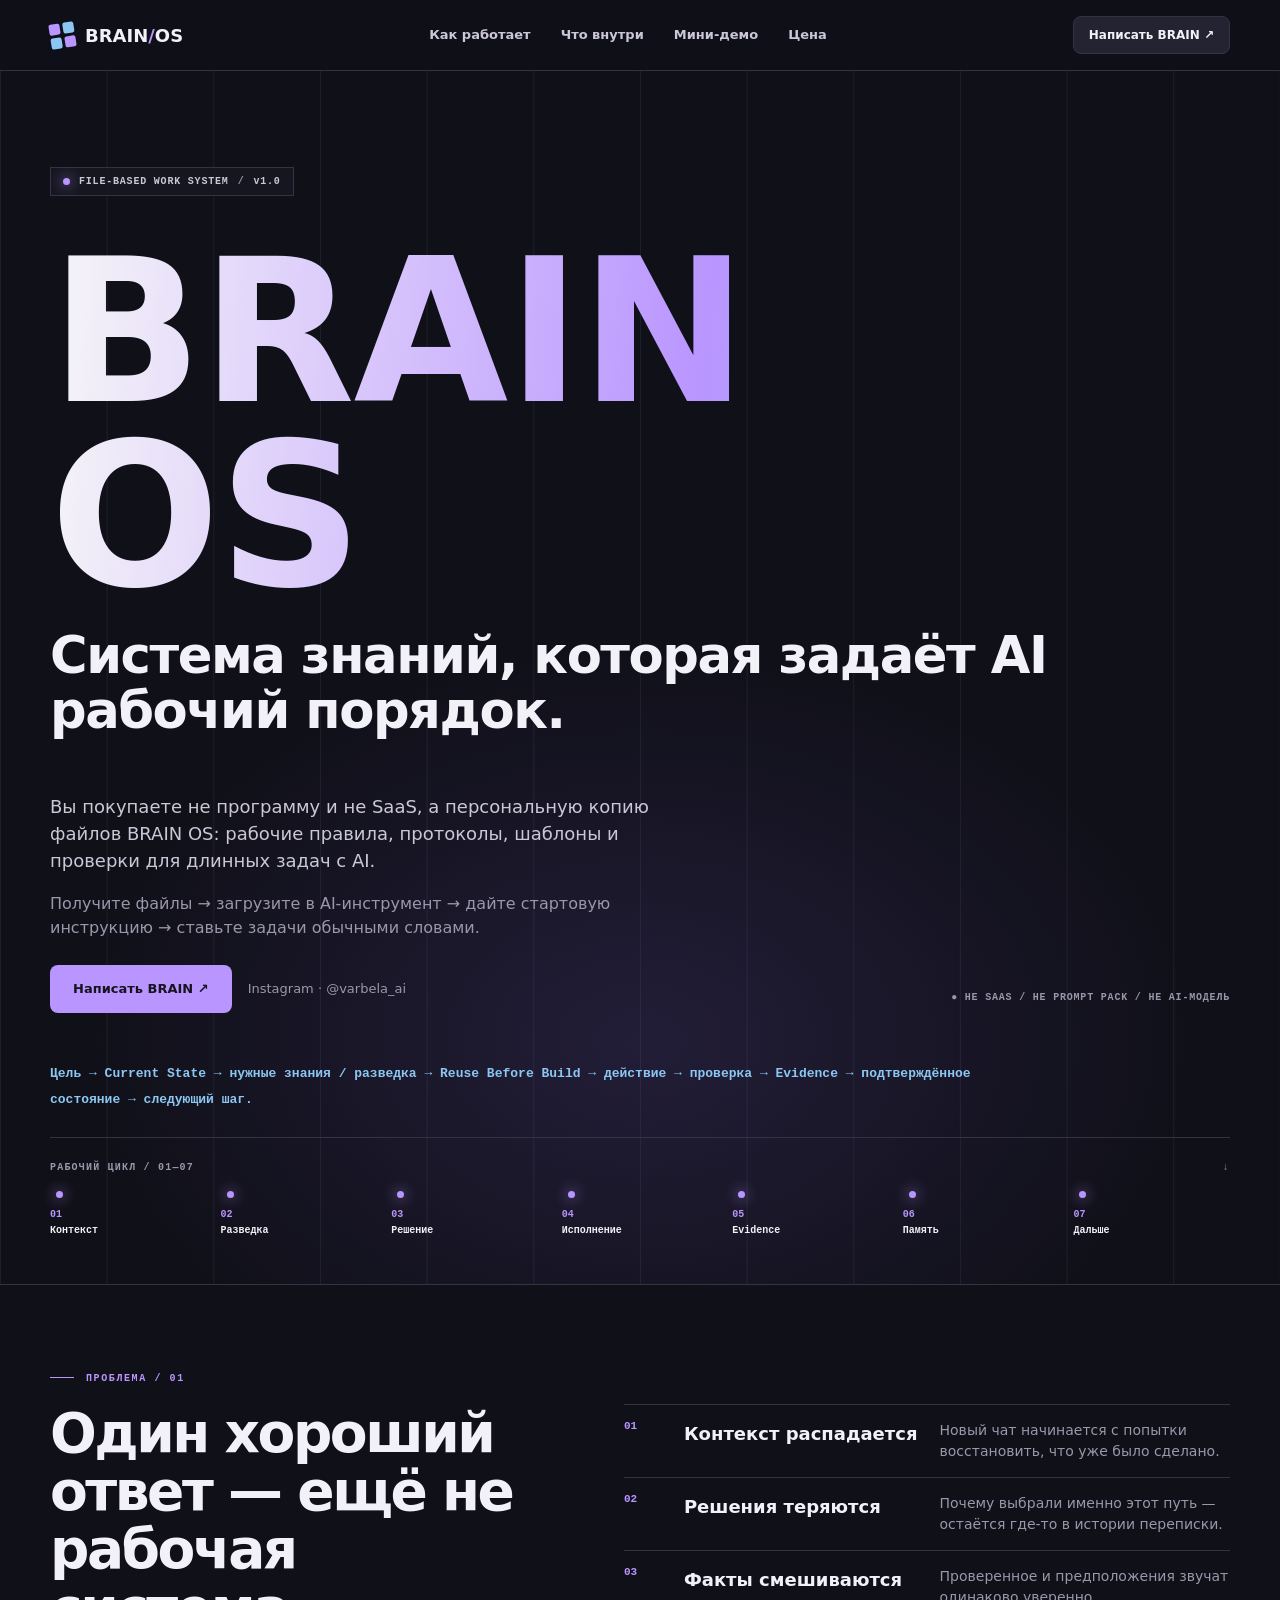
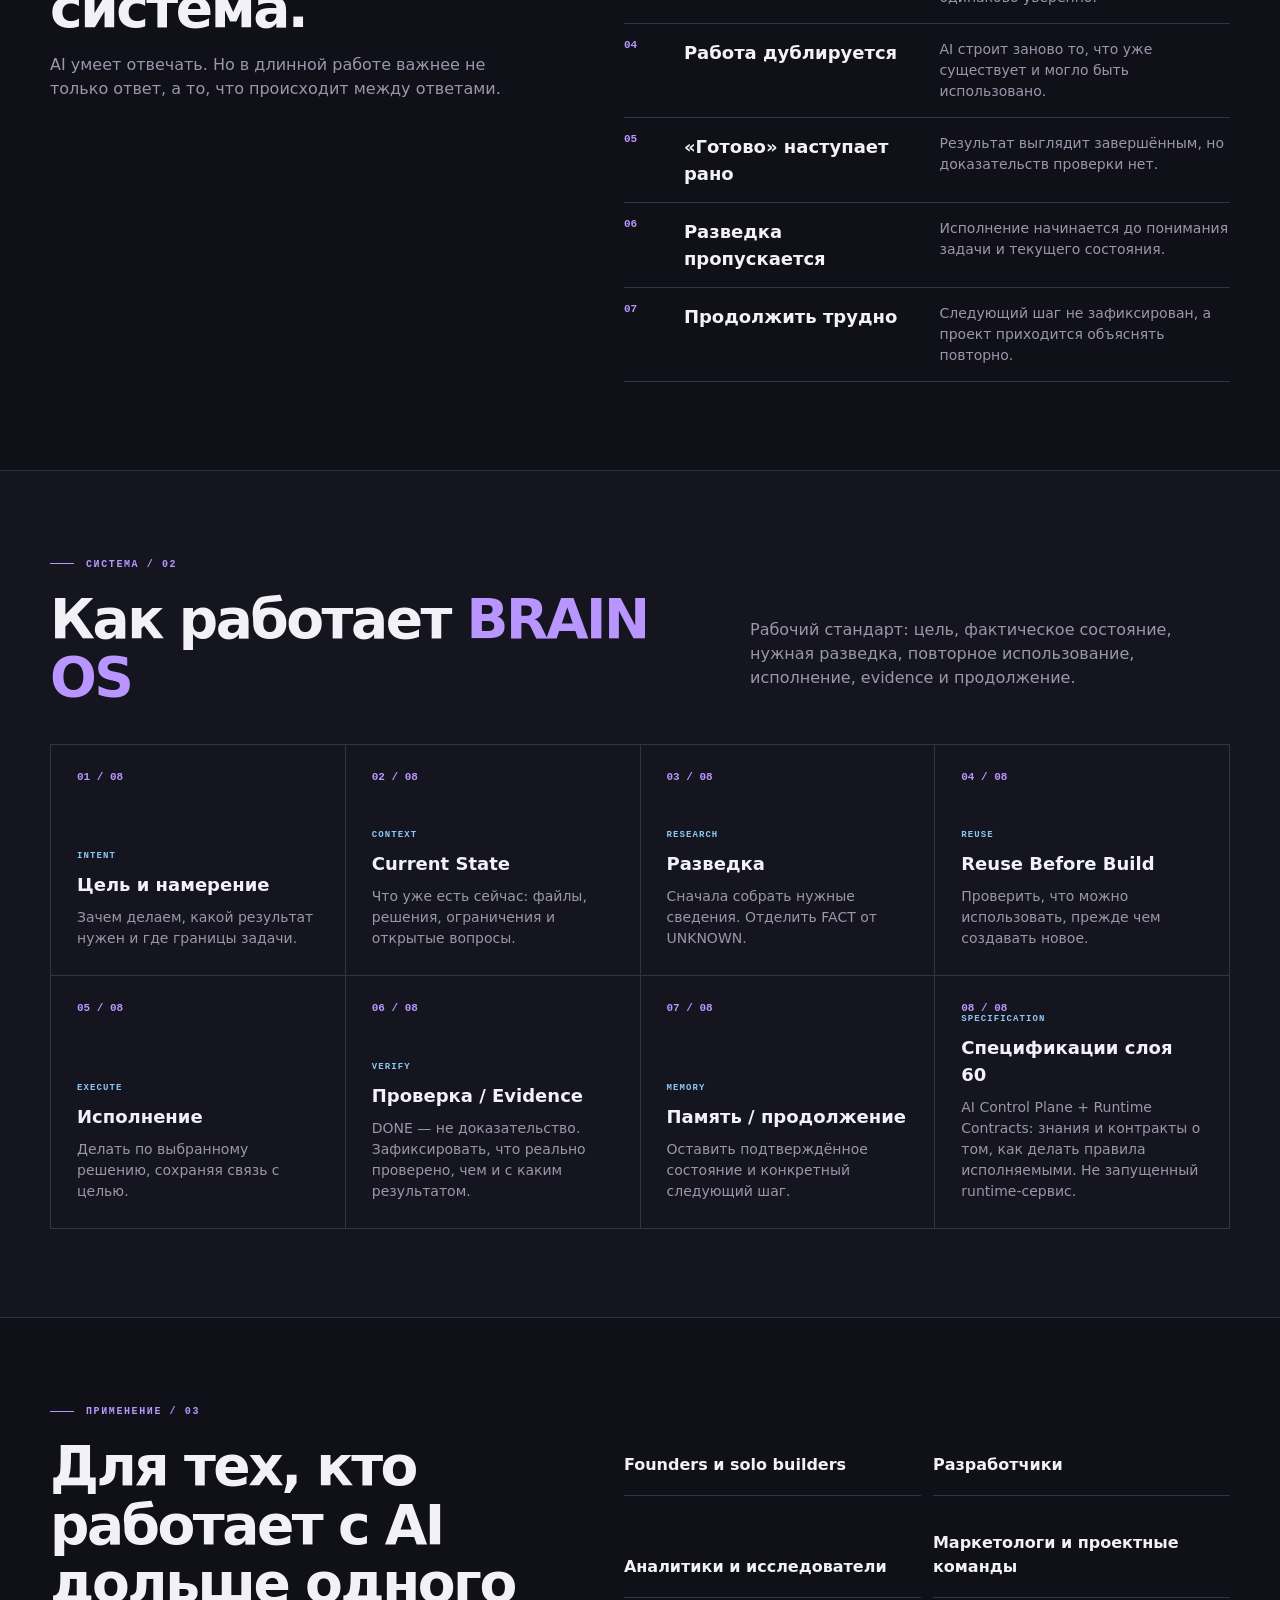
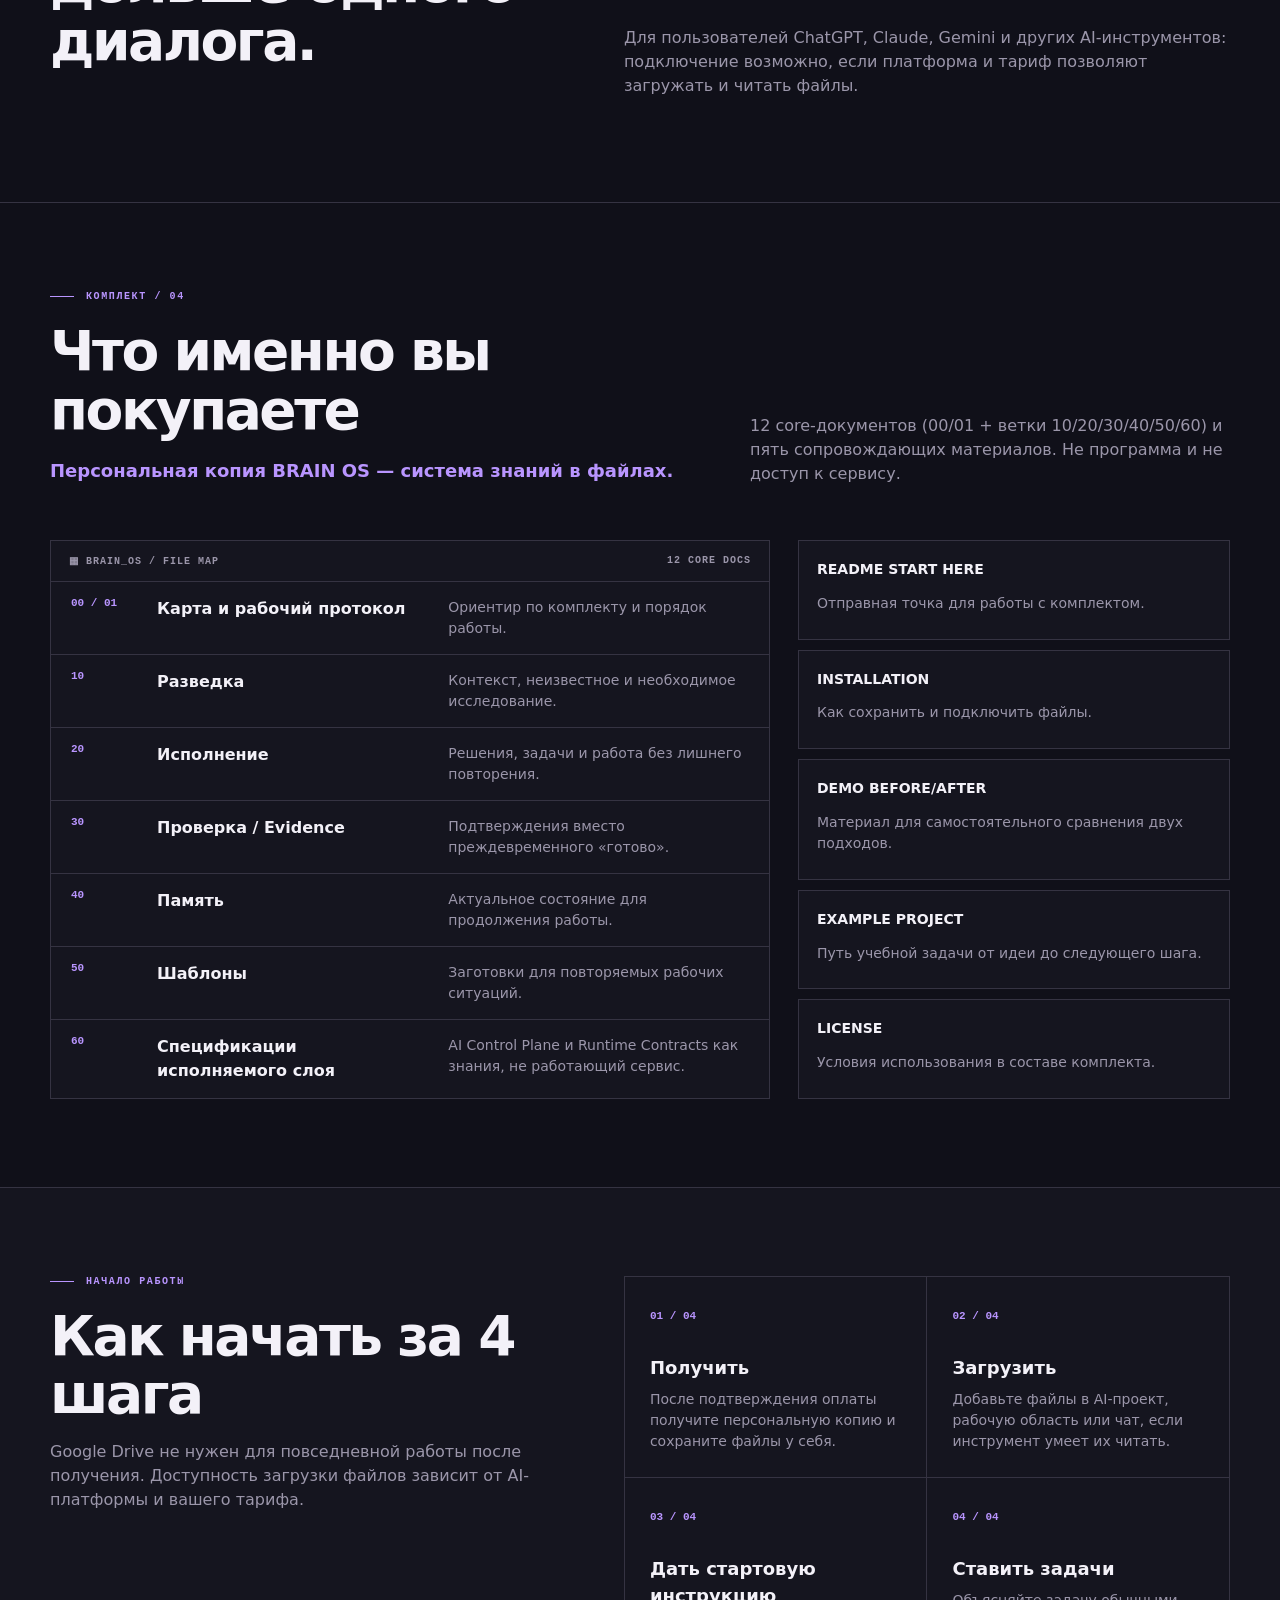
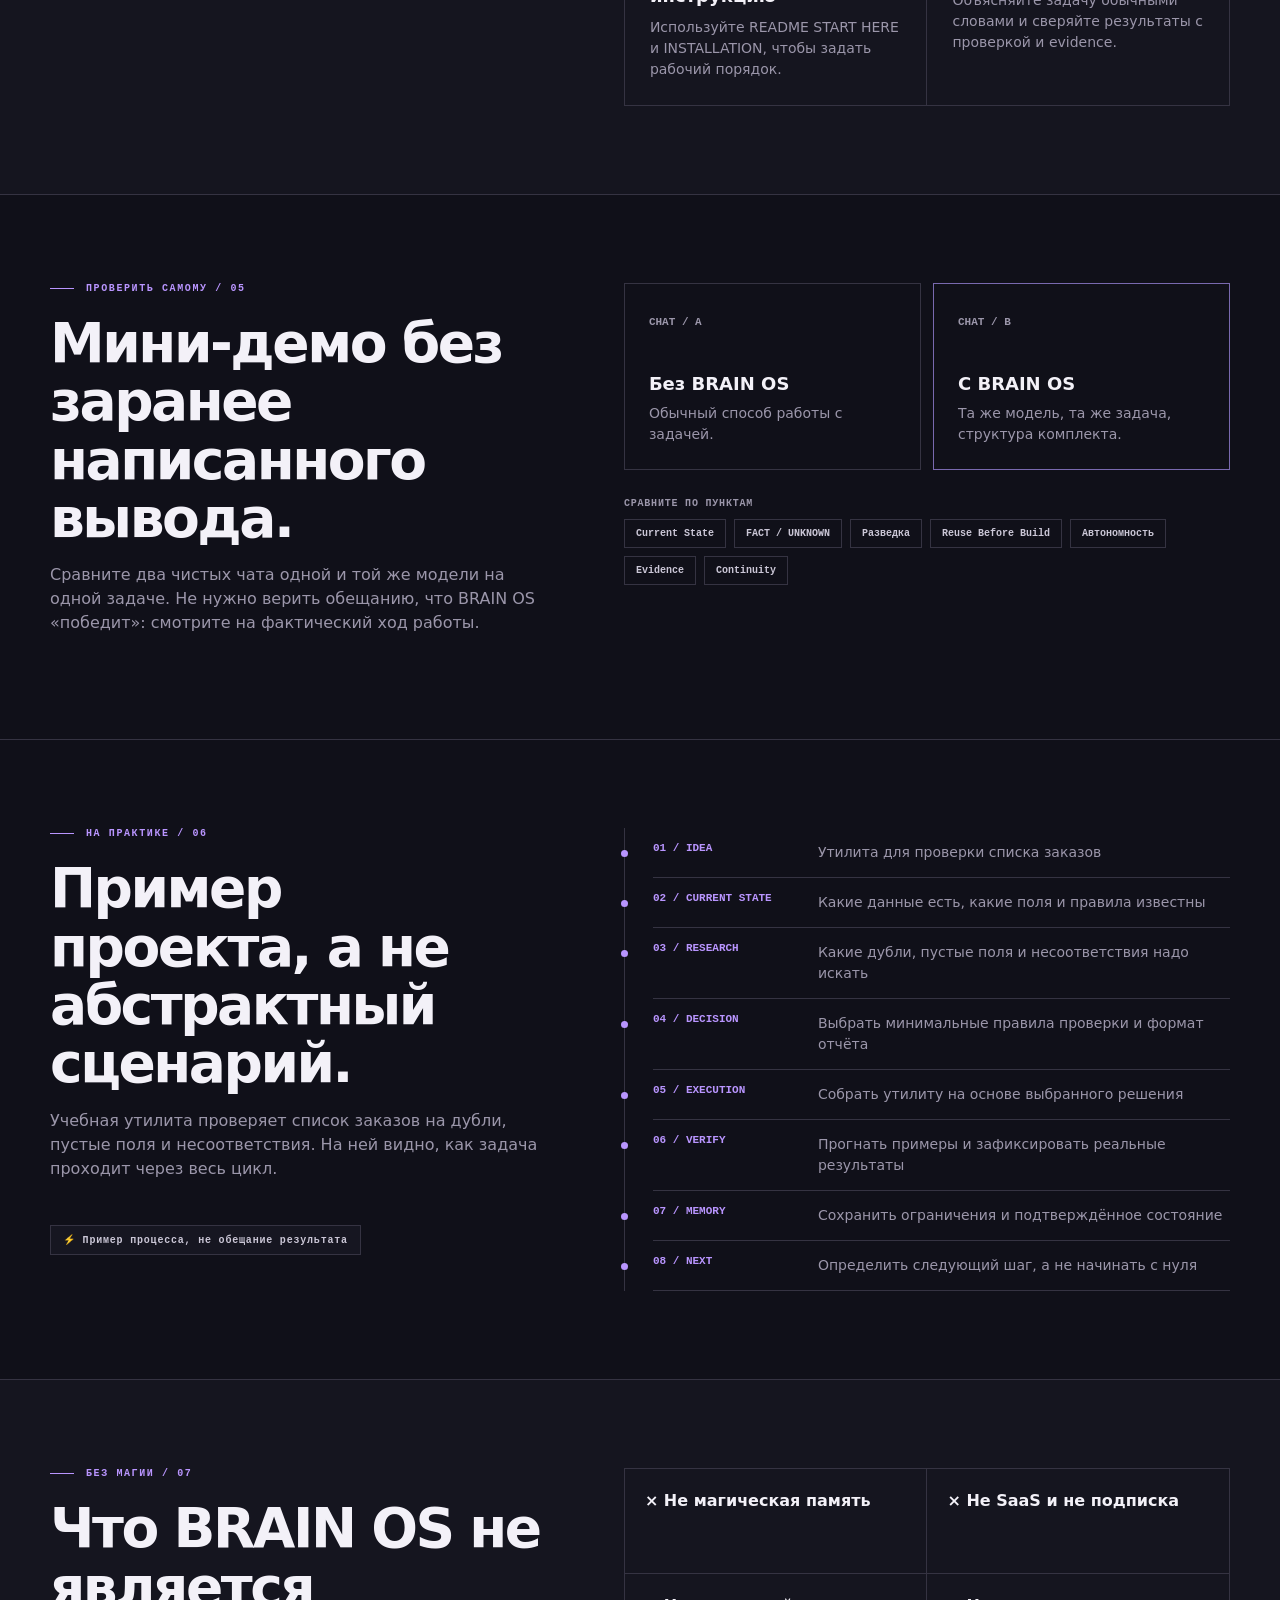
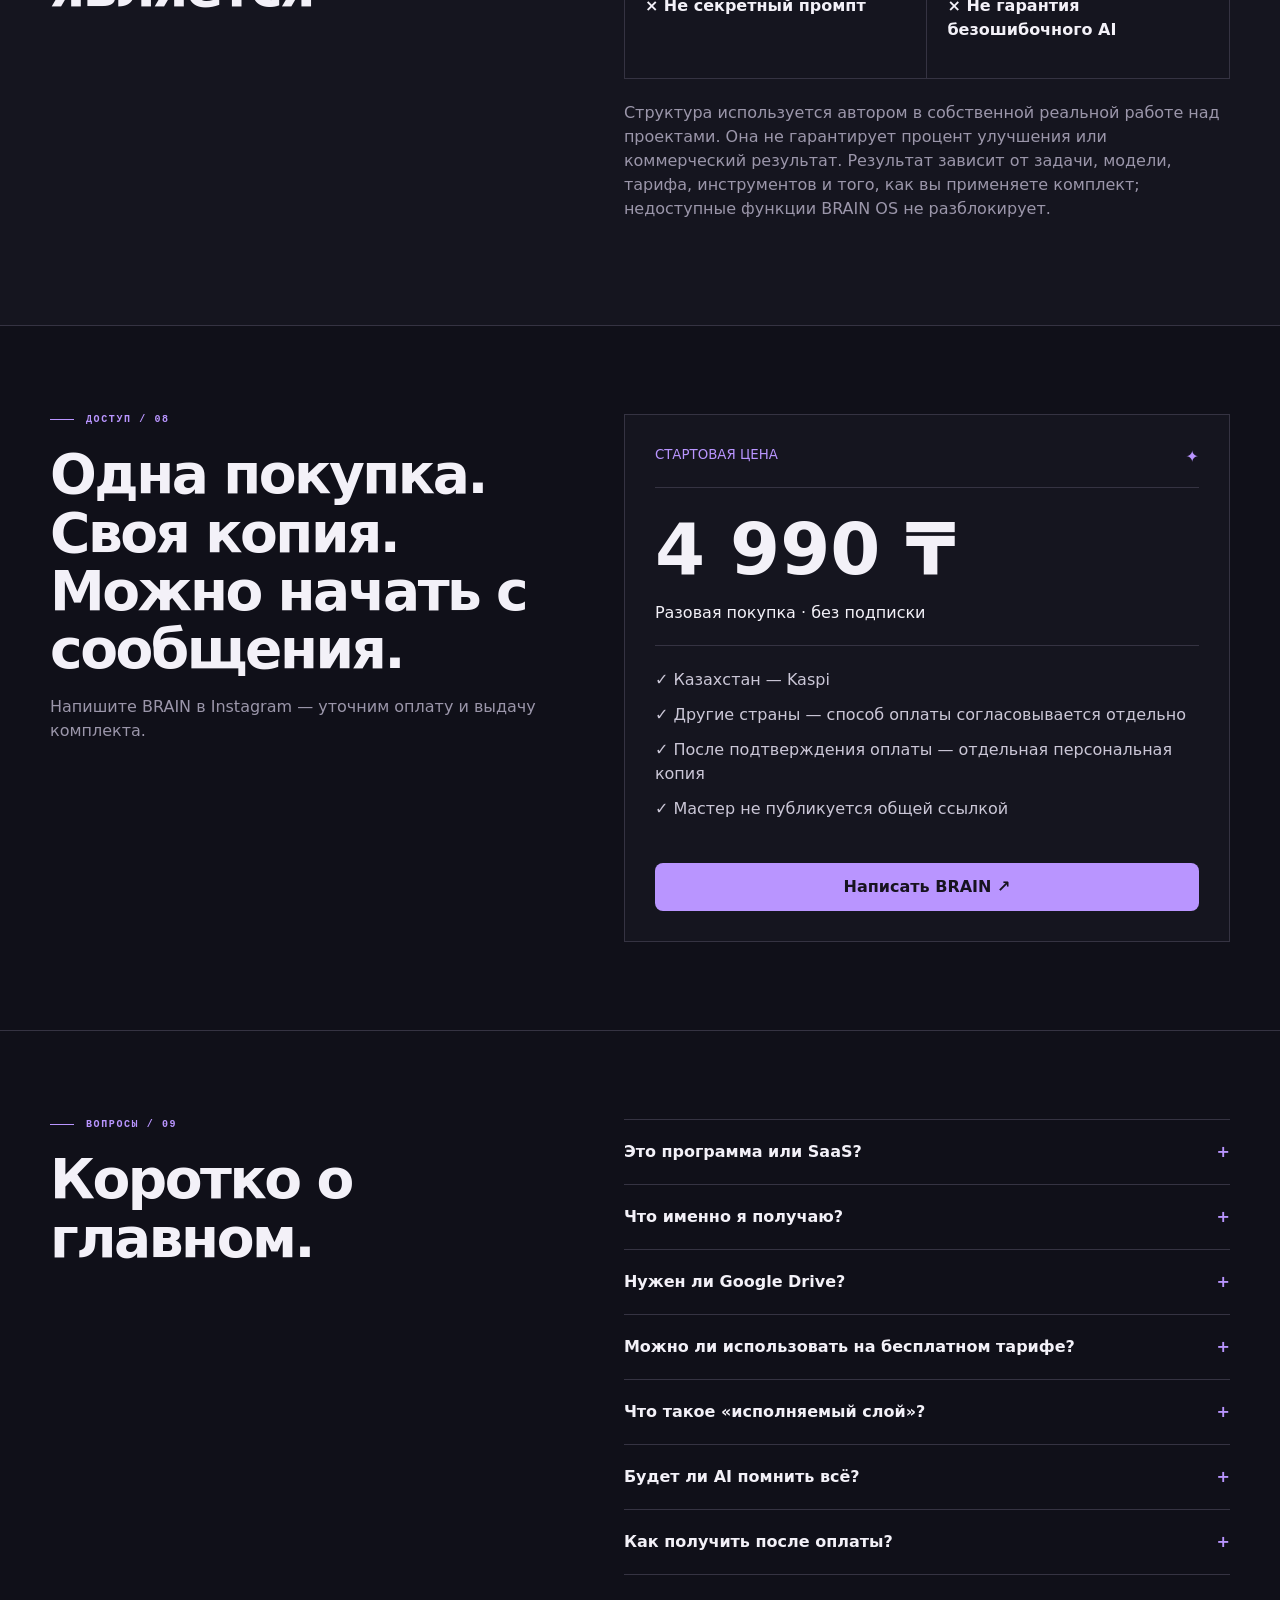
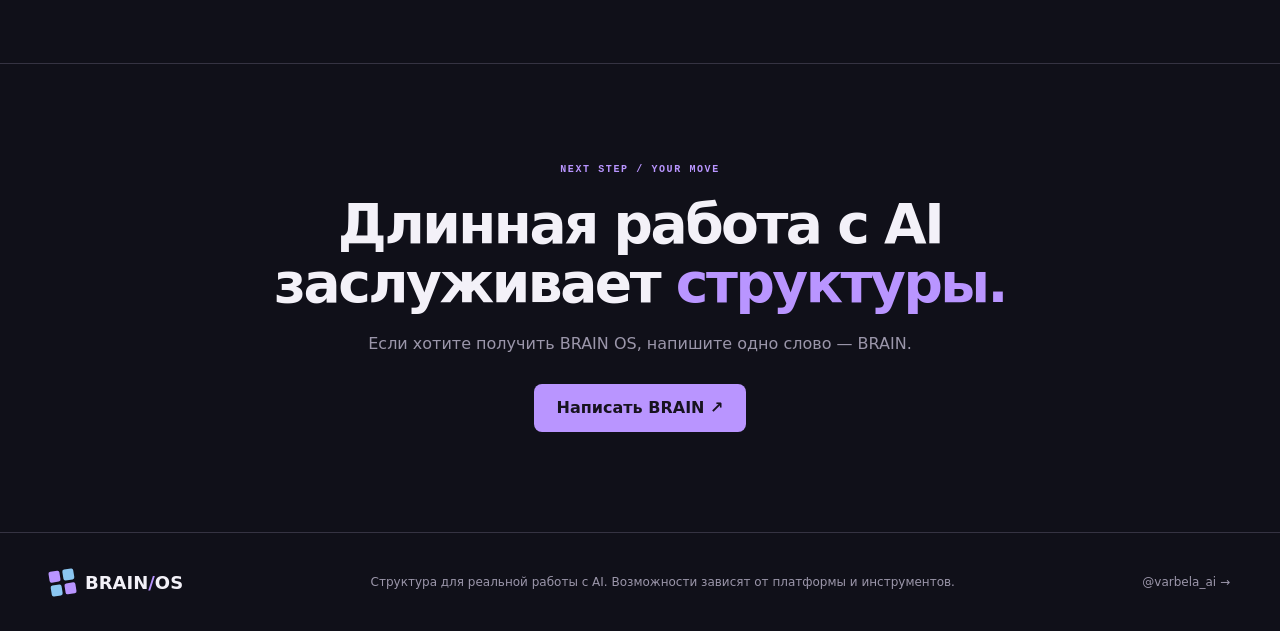
<file: index.html>
<!doctype html>
<html lang="ru">
<head>
  <meta charset="utf-8">
  <meta name="viewport" content="width=device-width,initial-scale=1">
  <title>BRAIN OS — Файловая система знаний для работы с AI</title>
  <meta name="description" content="BRAIN OS — персональная копия файлов с рабочими правилами для длинных задач с AI: Current State, разведка, reuse, проверка и evidence. Разовая покупка — 4 990 ₸.">
  <meta property="og:title" content="BRAIN OS — Файловая система знаний для работы с AI">
  <meta property="og:description" content="Персональная копия системы знаний, не сервис: правила и шаблоны для работы над длинными задачами с AI.">
  <meta property="og:type" content="website">
  <meta name="twitter:card" content="summary_large_image">
  <link rel="stylesheet" href="styles.css">
</head>
<body>
<header class="site-header">
  <div class="wrap header-row">
    <a class="brand" href="#top" aria-label="BRAIN OS — наверх"><span class="brand-mark" aria-hidden="true"><i></i><i></i><i></i><i></i></span><strong>BRAIN<span>/</span>OS</strong></a>
    <nav class="desktop-nav" aria-label="Основная навигация">
      <a href="#system">Как работает</a><a href="#inside">Что внутри</a><a href="#demo">Мини-демо</a><a href="#price">Цена</a>
    </nav>
    <a class="btn btn-small desktop-cta" href="https://instagram.com/varbela_ai" target="_blank" rel="noopener noreferrer">Написать BRAIN ↗</a>
    <button class="menu-toggle" type="button" aria-label="Открыть меню" aria-expanded="false" aria-controls="mobile-navigation"><span aria-hidden="true">☰</span></button>
  </div>
  <nav id="mobile-navigation" class="mobile-nav" aria-label="Мобильная навигация" hidden>
    <a href="#system">Как работает</a><a href="#inside">Что внутри</a><a href="#demo">Мини-демо</a><a href="#price">Цена</a>
    <a class="btn" href="https://instagram.com/varbela_ai" target="_blank" rel="noopener noreferrer">Написать BRAIN ↗</a>
  </nav>
</header>
<main id="top">
  <section class="hero section-border">
    <div class="grid-bg" aria-hidden="true"></div>
    <div class="wrap hero-inner">
      <p class="pill"><span class="dot"></span> FILE-BASED WORK SYSTEM <b>/</b> v1.0</p>
      <h1><span class="hero-brand">BRAIN OS</span><span>Система знаний, которая задаёт AI рабочий порядок.</span></h1>
      <div class="hero-bottom">
        <div class="hero-copy">
          <p class="lead">Вы покупаете не программу и не SaaS, а персональную копию файлов BRAIN OS: рабочие правила, протоколы, шаблоны и проверки для длинных задач с AI.</p>
          <p class="muted">Получите файлы → загрузите в AI-инструмент → дайте стартовую инструкцию → ставьте задачи обычными словами.</p>
          <div class="cta-row"><a class="btn" href="https://instagram.com/varbela_ai" target="_blank" rel="noopener noreferrer">Написать BRAIN ↗</a><span>Instagram · @varbela_ai</span></div>
        </div>
        <p class="micro">● Не SaaS / Не prompt pack / Не AI-модель</p>
      </div>
      <p class="route">Цель → Current State → нужные знания / разведка → Reuse Before Build → действие → проверка → Evidence → подтверждённое состояние → следующий шаг.</p>
      <div class="process">
        <div class="process-head"><span>Рабочий цикл / 01—07</span><span>↓</span></div>
        <div class="process-grid">
          <div><b>01</b><span>Контекст</span></div><div><b>02</b><span>Разведка</span></div><div><b>03</b><span>Решение</span></div><div><b>04</b><span>Исполнение</span></div><div><b>05</b><span>Evidence</span></div><div><b>06</b><span>Память</span></div><div><b>07</b><span>Дальше</span></div>
        </div>
      </div>
    </div>
  </section>

  <section id="problem" class="section section-border"><div class="wrap"><p class="eyebrow">Проблема / 01</p><div class="two-col"><div><h2>Один хороший ответ — ещё не рабочая система.</h2><p class="muted wide">AI умеет отвечать. Но в длинной работе важнее не только ответ, а то, что происходит между ответами.</p></div><div class="rows">
    <div><b>01</b><h3>Контекст распадается</h3><p>Новый чат начинается с попытки восстановить, что уже было сделано.</p></div>
    <div><b>02</b><h3>Решения теряются</h3><p>Почему выбрали именно этот путь — остаётся где-то в истории переписки.</p></div>
    <div><b>03</b><h3>Факты смешиваются</h3><p>Проверенное и предположения звучат одинаково уверенно.</p></div>
    <div><b>04</b><h3>Работа дублируется</h3><p>AI строит заново то, что уже существует и могло быть использовано.</p></div>
    <div><b>05</b><h3>«Готово» наступает рано</h3><p>Результат выглядит завершённым, но доказательств проверки нет.</p></div>
    <div><b>06</b><h3>Разведка пропускается</h3><p>Исполнение начинается до понимания задачи и текущего состояния.</p></div>
    <div><b>07</b><h3>Продолжить трудно</h3><p>Следующий шаг не зафиксирован, а проект приходится объяснять повторно.</p></div>
  </div></div></div></section>

  <section id="system" class="section section-border panel"><div class="wrap"><p class="eyebrow">Система / 02</p><div class="section-head"><h2>Как работает <em>BRAIN OS</em></h2><p>Рабочий стандарт: цель, фактическое состояние, нужная разведка, повторное использование, исполнение, evidence и продолжение.</p></div>
    <div class="card-grid">
      <article data-cycle-card><b>01 / 08</b><small>INTENT</small><h3>Цель и намерение</h3><p>Зачем делаем, какой результат нужен и где границы задачи.</p></article>
      <article data-cycle-card><b>02 / 08</b><small>CONTEXT</small><h3>Current State</h3><p>Что уже есть сейчас: файлы, решения, ограничения и открытые вопросы.</p></article>
      <article data-cycle-card><b>03 / 08</b><small>RESEARCH</small><h3>Разведка</h3><p>Сначала собрать нужные сведения. Отделить FACT от UNKNOWN.</p></article>
      <article data-cycle-card><b>04 / 08</b><small>REUSE</small><h3>Reuse Before Build</h3><p>Проверить, что можно использовать, прежде чем создавать новое.</p></article>
      <article data-cycle-card><b>05 / 08</b><small>EXECUTE</small><h3>Исполнение</h3><p>Делать по выбранному решению, сохраняя связь с целью.</p></article>
      <article data-cycle-card><b>06 / 08</b><small>VERIFY</small><h3>Проверка / Evidence</h3><p>DONE — не доказательство. Зафиксировать, что реально проверено, чем и с каким результатом.</p></article>
      <article data-cycle-card><b>07 / 08</b><small>MEMORY</small><h3>Память / продолжение</h3><p>Оставить подтверждённое состояние и конкретный следующий шаг.</p></article>
      <article data-cycle-card><b>08 / 08</b><small>SPECIFICATION</small><h3>Спецификации слоя 60</h3><p>AI Control Plane + Runtime Contracts: знания и контракты о том, как делать правила исполняемыми. Не запущенный runtime-сервис.</p></article>
    </div>
  </div></section>

  <section id="audience" class="section section-border"><div class="wrap two-col"><div><p class="eyebrow">Применение / 03</p><h2>Для тех, кто работает с AI дольше одного диалога.</h2></div><div class="audience-grid"><div data-audience-row>Founders и solo builders</div><div data-audience-row>Разработчики</div><div data-audience-row>Аналитики и исследователи</div><div data-audience-row>Маркетологи и проектные команды</div><p class="muted full">Для пользователей ChatGPT, Claude, Gemini и других AI-инструментов: подключение возможно, если платформа и тариф позволяют загружать и читать файлы.</p></div></div></section>

  <section id="inside" class="section section-border"><div class="wrap"><p class="eyebrow">Комплект / 04</p><div class="section-head"><div><h2>Что именно вы покупаете</h2><p class="accent-line">Персональная копия BRAIN OS — система знаний в файлах.</p></div><p>12 core-документов (00/01 + ветки 10/20/30/40/50/60) и пять сопровождающих материалов. Не программа и не доступ к сервису.</p></div>
    <div class="contents-grid"><div class="file-map"><div class="file-map-head"><span>▦ BRAIN_OS / FILE MAP</span><span>12 CORE DOCS</span></div>
      <div class="file-row"><b>00 / 01</b><strong>Карта и рабочий протокол</strong><span>Ориентир по комплекту и порядок работы.</span></div>
      <div class="file-row"><b>10</b><strong>Разведка</strong><span>Контекст, неизвестное и необходимое исследование.</span></div>
      <div class="file-row"><b>20</b><strong>Исполнение</strong><span>Решения, задачи и работа без лишнего повторения.</span></div>
      <div class="file-row"><b>30</b><strong>Проверка / Evidence</strong><span>Подтверждения вместо преждевременного «готово».</span></div>
      <div class="file-row"><b>40</b><strong>Память</strong><span>Актуальное состояние для продолжения работы.</span></div>
      <div class="file-row"><b>50</b><strong>Шаблоны</strong><span>Заготовки для повторяемых рабочих ситуаций.</span></div>
      <div class="file-row"><b>60</b><strong>Спецификации исполняемого слоя</strong><span>AI Control Plane и Runtime Contracts как знания, не работающий сервис.</span></div>
    </div><div class="extras"><article><b>README START HERE</b><span>Отправная точка для работы с комплектом.</span></article><article><b>INSTALLATION</b><span>Как сохранить и подключить файлы.</span></article><article><b>DEMO BEFORE/AFTER</b><span>Материал для самостоятельного сравнения двух подходов.</span></article><article><b>EXAMPLE PROJECT</b><span>Путь учебной задачи от идеи до следующего шага.</span></article><article><b>LICENSE</b><span>Условия использования в составе комплекта.</span></article></div></div>
  </div></section>

  <section id="start" class="section section-border panel"><div class="wrap two-col"><div><p class="eyebrow">Начало работы</p><h2>Как начать за 4 шага</h2><p class="muted wide">Google Drive не нужен для повседневной работы после получения. Доступность загрузки файлов зависит от AI-платформы и вашего тарифа.</p></div><ol class="steps"><li><b>01 / 04</b><h3>Получить</h3><p>После подтверждения оплаты получите персональную копию и сохраните файлы у себя.</p></li><li><b>02 / 04</b><h3>Загрузить</h3><p>Добавьте файлы в AI-проект, рабочую область или чат, если инструмент умеет их читать.</p></li><li><b>03 / 04</b><h3>Дать стартовую инструкцию</h3><p>Используйте README START HERE и INSTALLATION, чтобы задать рабочий порядок.</p></li><li><b>04 / 04</b><h3>Ставить задачи</h3><p>Объясняйте задачу обычными словами и сверяйте результаты с проверкой и evidence.</p></li></ol></div></section>

  <section id="demo" class="section section-border"><div class="wrap two-col"><div><p class="eyebrow">Проверить самому / 05</p><h2>Мини-демо без заранее написанного вывода.</h2><p class="muted wide">Сравните два чистых чата одной и той же модели на одной задаче. Не нужно верить обещанию, что BRAIN OS «победит»: смотрите на фактический ход работы.</p></div><div><div class="compare"><article><small>CHAT / A</small><h3>Без BRAIN OS</h3><p>Обычный способ работы с задачей.</p></article><article class="highlight"><small>CHAT / B</small><h3>С BRAIN OS</h3><p>Та же модель, та же задача, структура комплекта.</p></article></div><p class="micro label">Сравните по пунктам</p><div class="tags"><span>Current State</span><span>FACT / UNKNOWN</span><span>Разведка</span><span>Reuse Before Build</span><span>Автономность</span><span>Evidence</span><span>Continuity</span></div></div></div></section>

  <section id="example" class="section section-border"><div class="wrap two-col"><div><p class="eyebrow">На практике / 06</p><h2>Пример проекта, а не абстрактный сценарий.</h2><p class="muted wide">Учебная утилита проверяет список заказов на дубли, пустые поля и несоответствия. На ней видно, как задача проходит через весь цикл.</p><p class="pill simple">⚡ Пример процесса, не обещание результата</p></div><div class="timeline"><div><b>01 / IDEA</b><span>Утилита для проверки списка заказов</span></div><div><b>02 / CURRENT STATE</b><span>Какие данные есть, какие поля и правила известны</span></div><div><b>03 / RESEARCH</b><span>Какие дубли, пустые поля и несоответствия надо искать</span></div><div><b>04 / DECISION</b><span>Выбрать минимальные правила проверки и формат отчёта</span></div><div><b>05 / EXECUTION</b><span>Собрать утилиту на основе выбранного решения</span></div><div><b>06 / VERIFY</b><span>Прогнать примеры и зафиксировать реальные результаты</span></div><div><b>07 / MEMORY</b><span>Сохранить ограничения и подтверждённое состояние</span></div><div><b>08 / NEXT</b><span>Определить следующий шаг, а не начинать с нуля</span></div></div></div></section>

  <section id="limits" class="section section-border panel"><div class="wrap two-col"><div><p class="eyebrow">Без магии / 07</p><h2>Что BRAIN OS не является</h2></div><div><div class="limits-grid"><div>× Не магическая память</div><div>× Не SaaS и не подписка</div><div>× Не секретный промпт</div><div>× Не гарантия безошибочного AI</div></div><p class="muted">Структура используется автором в собственной реальной работе над проектами. Она не гарантирует процент улучшения или коммерческий результат. Результат зависит от задачи, модели, тарифа, инструментов и того, как вы применяете комплект; недоступные функции BRAIN OS не разблокирует.</p></div></div></section>

  <section id="price" class="section section-border"><div class="wrap two-col"><div><p class="eyebrow">Доступ / 08</p><h2>Одна покупка. Своя копия. Можно начать с сообщения.</h2><p class="muted wide">Напишите BRAIN в Instagram — уточним оплату и выдачу комплекта.</p></div><div class="price-card"><div class="price-head"><small>СТАРТОВАЯ ЦЕНА</small><span>✦</span></div><strong class="price">4 990 ₸</strong><p>Разовая покупка · без подписки</p><ul><li>✓ Казахстан — Kaspi</li><li>✓ Другие страны — способ оплаты согласовывается отдельно</li><li>✓ После подтверждения оплаты — отдельная персональная копия</li><li>✓ Мастер не публикуется общей ссылкой</li></ul><a class="btn full-btn" href="https://instagram.com/varbela_ai" target="_blank" rel="noopener noreferrer">Написать BRAIN ↗</a></div></div></section>

  <section id="faq" class="section section-border"><div class="wrap two-col"><div><p class="eyebrow">Вопросы / 09</p><h2>Коротко о главном.</h2></div><div class="faq-list">
    <details><summary>Это программа или SaaS?<span>+</span></summary><p>Нет. BRAIN OS — система знаний в файлах, а не программа, не SaaS, не отдельная нейросеть и не доступ к сервису.</p></details>
    <details><summary>Что именно я получаю?<span>+</span></summary><p>Персональную копию файлов: 12 core-документов (00/01 и ветки 10/20/30/40/50/60), README START HERE, INSTALLATION, DEMO BEFORE/AFTER, EXAMPLE PROJECT и LICENSE.</p></details>
    <details><summary>Нужен ли Google Drive?<span>+</span></summary><p>Нет. После получения файлы можно сохранить у себя и загрузить в AI-проект, рабочую область или чат, если ваш инструмент поддерживает чтение файлов. Google Drive не нужен для повседневной работы.</p></details>
    <details><summary>Можно ли использовать на бесплатном тарифе?<span>+</span></summary><p>Если платформа и тариф позволяют загружать и читать файлы, BRAIN OS можно подключить. Не все бесплатные тарифы это поддерживают; BRAIN OS не разблокирует недоступные функции.</p></details>
    <details><summary>Что такое «исполняемый слой»?<span>+</span></summary><p>В продаваемой версии раздел 60 — это знания, спецификации AI Control Plane и Runtime Contracts о том, как делать правила исполняемыми. Вы не получаете запущенный OutcomeOS или runtime-enforcement.</p></details>
    <details><summary>Будет ли AI помнить всё?<span>+</span></summary><p>Нет. Память здесь — явная фиксация состояния проекта для продолжения, а не постоянная память модели или гарантия безошибочности.</p></details>
    <details><summary>Как получить после оплаты?<span>+</span></summary><p>После подтверждения оплаты вы получите отдельную персональную копию файлов. Мастер-комплект не публикуется общей ссылкой. Казахстан — Kaspi; для других стран способ согласовывается в Instagram.</p></details>
  </div></div></section>

  <section class="section final"><div class="wrap center"><p class="eyebrow center-eye">NEXT STEP / YOUR MOVE</p><h2>Длинная работа с AI заслуживает <em>структуры.</em></h2><p class="muted">Если хотите получить BRAIN OS, напишите одно слово — BRAIN.</p><a class="btn" href="https://instagram.com/varbela_ai" target="_blank" rel="noopener noreferrer">Написать BRAIN ↗</a></div></section>
</main>
<footer><div class="wrap footer-row"><a class="brand" href="#top"><span class="brand-mark" aria-hidden="true"><i></i><i></i><i></i><i></i></span><strong>BRAIN<span>/</span>OS</strong></a><p>Структура для реальной работы с AI. Возможности зависят от платформы и инструментов.</p><a href="https://instagram.com/varbela_ai" target="_blank" rel="noopener noreferrer">@varbela_ai →</a></div></footer>
<script src="app.js"></script>
</body>
</html>
</file>
<file: styles.css>
:root{color-scheme:dark;--bg:#101019;--panel:#15151f;--card:#1a1a26;--text:#f3f1f8;--soft:#cbc7d7;--muted:#9b96aa;--border:#353342;--violet:#b995ff;--blue:#8bc7f2;--max:1180px}*{box-sizing:border-box}html{scroll-behavior:smooth}body{margin:0;background:var(--bg);color:var(--text);font-family:Inter,ui-sans-serif,system-ui,-apple-system,BlinkMacSystemFont,"Segoe UI",sans-serif;line-height:1.5}a{color:inherit;text-decoration:none}button{font:inherit}.wrap{width:min(var(--max),calc(100% - 40px));margin:auto}.section-border{border-bottom:1px solid var(--border)}.panel{background:var(--panel)}.section{padding:88px 0}.site-header{position:sticky;top:0;z-index:30;border-bottom:1px solid var(--border);background:rgba(16,16,25,.92);backdrop-filter:blur(16px)}.header-row{height:70px;display:flex;align-items:center;justify-content:space-between;gap:22px}.brand{display:inline-flex;align-items:center;gap:10px;font-weight:800}.brand strong{font-size:18px}.brand strong span{color:var(--violet)}.brand-mark{display:grid;grid-template-columns:repeat(2,11px);gap:3px;transform:rotate(-9deg)}.brand-mark i{display:block;width:11px;height:11px;border-radius:2px;background:var(--violet)}.brand-mark i:nth-child(2),.brand-mark i:nth-child(3){background:var(--blue)}.desktop-nav{display:flex;gap:30px;font-size:13px;font-weight:650;color:var(--soft)}.desktop-nav a:hover,.footer-row>a:hover{color:var(--text)}.btn{display:inline-flex;align-items:center;justify-content:center;min-height:48px;padding:0 22px;border-radius:8px;background:var(--violet);color:#17131f;font-weight:800;border:1px solid transparent}.btn:hover{filter:brightness(1.06)}.btn-small{min-height:38px;padding:0 15px;font-size:12px;background:#242332;color:var(--text);border-color:var(--border)}.menu-toggle{display:none;border:1px solid var(--border);background:transparent;color:var(--text);width:42px;height:42px;border-radius:8px;cursor:pointer}.mobile-nav{display:none;padding:14px 20px 20px;border-top:1px solid var(--border);background:var(--bg)}.mobile-nav a:not(.btn){display:block;padding:13px 0}.mobile-nav .btn{margin-top:10px;width:100%}.hero{position:relative;overflow:hidden}.grid-bg{position:absolute;inset:0;background-image:linear-gradient(to right,rgba(120,115,150,.14) 1px,transparent 1px);background-size:8.333% 100%;pointer-events:none}.hero:after{content:"";position:absolute;inset:0;background:radial-gradient(ellipse 60% 45% at 50% 80%,rgba(140,105,230,.15),transparent 72%);pointer-events:none}.hero-inner{position:relative;z-index:1;padding-top:86px;padding-bottom:48px}.pill{display:inline-flex;align-items:center;gap:9px;border:1px solid var(--border);background:rgba(24,24,35,.8);padding:8px 12px;font:600 10px ui-monospace,SFMono-Regular,Menlo,monospace;letter-spacing:.08em;color:var(--soft)}.pill.simple{margin-top:28px}.pill .dot{width:7px;height:7px;border-radius:50%;background:var(--violet);box-shadow:0 0 13px var(--violet)}.pill b{color:var(--muted)}.hero h1{margin:34px 0 0;max-width:1020px;line-height:.92;letter-spacing:-.06em}.hero h1>span:last-child{display:block;margin-top:20px;font-size:clamp(30px,4vw,64px);line-height:1.08}.hero-brand{display:block;font-size:clamp(82px,16vw,200px);background:linear-gradient(95deg,var(--text) 3%,var(--violet) 63%,var(--blue));-webkit-background-clip:text;background-clip:text;color:transparent}.hero-bottom{margin-top:36px;display:flex;align-items:flex-end;justify-content:space-between;gap:42px}.hero-copy{max-width:660px}.lead{font-size:18px;color:var(--soft)}.muted{color:var(--muted)}.wide{max-width:520px}.cta-row{margin-top:25px;display:flex;align-items:center;gap:16px;color:var(--muted);font-size:13px}.micro{font:600 10px ui-monospace,SFMono-Regular,Menlo,monospace;letter-spacing:.08em;text-transform:uppercase;color:var(--muted)}.route{margin-top:48px;max-width:980px;color:var(--blue);font:600 13px/2 ui-monospace,SFMono-Regular,Menlo,monospace}.process{margin-top:24px;padding-top:24px;border-top:1px solid var(--border)}.process-head{display:flex;justify-content:space-between;font:600 10px ui-monospace,SFMono-Regular,Menlo,monospace;letter-spacing:.12em;color:var(--muted);text-transform:uppercase}.process-grid{display:grid;grid-template-columns:repeat(7,1fr);gap:14px;margin-top:18px}.process-grid div{position:relative;padding-top:18px;font:600 10px ui-monospace,SFMono-Regular,Menlo,monospace;color:var(--soft)}.process-grid div:before{content:"";position:absolute;top:0;left:6px;width:7px;height:7px;border-radius:50%;background:var(--violet);box-shadow:0 0 14px var(--violet)}.process-grid b{color:var(--violet);font-weight:600}.process-grid span{display:block;margin-top:5px;color:var(--text)}.eyebrow{margin:0 0 20px;color:var(--violet);font:650 10px ui-monospace,SFMono-Regular,Menlo,monospace;letter-spacing:.16em;text-transform:uppercase}.eyebrow:before{content:"";display:inline-block;width:24px;height:1px;background:var(--violet);margin-right:12px;vertical-align:middle}h2{margin:0;font-size:clamp(38px,4.3vw,58px);line-height:1.06;letter-spacing:-.045em}h2 em{font-style:normal;color:var(--violet)}h3{margin:0;font-size:18px}.two-col{display:grid;grid-template-columns:.9fr 1.1fr;gap:78px}.rows{border-top:1px solid var(--border)}.rows>div{display:grid;grid-template-columns:42px .9fr 1.1fr;gap:18px;padding:15px 0;border-bottom:1px solid var(--border)}.rows b,.timeline b,.file-row b,.card-grid article>b,.steps li>b{color:var(--violet);font:600 11px ui-monospace,SFMono-Regular,Menlo,monospace}.rows p,.card-grid p,.file-row span,.extras span,.steps p,.compare p,.timeline span{margin:0;color:var(--muted);font-size:14px}.section-head{display:flex;justify-content:space-between;align-items:flex-end;gap:40px;margin-bottom:38px}.section-head>p,.section-head>div+ p{max-width:480px;color:var(--muted)}.card-grid{display:grid;grid-template-columns:repeat(4,1fr);gap:1px;border:1px solid var(--border);background:var(--border)}.card-grid article{min-height:230px;background:var(--panel);padding:26px;display:flex;flex-direction:column}.card-grid small{margin-top:auto;color:var(--blue);font:600 9px ui-monospace,SFMono-Regular,Menlo,monospace;letter-spacing:.12em}.card-grid h3{margin:10px 0 9px}.audience-grid{display:grid;grid-template-columns:repeat(2,1fr);gap:12px}.audience-grid>div{min-height:90px;display:flex;align-items:flex-end;padding:18px 0;border-bottom:1px solid var(--border);font-weight:700}.audience-grid .full{grid-column:1/-1}.accent-line{color:var(--violet);font-size:18px;font-weight:700}.contents-grid{display:grid;grid-template-columns:1.25fr .75fr;gap:28px}.file-map{border:1px solid var(--border);background:var(--panel)}.file-map-head{display:flex;justify-content:space-between;padding:14px 18px;border-bottom:1px solid var(--border);color:var(--muted);font:600 10px ui-monospace,SFMono-Regular,Menlo,monospace;letter-spacing:.1em}.file-row{display:grid;grid-template-columns:68px 1fr 1.1fr;gap:18px;padding:15px 20px;border-bottom:1px solid var(--border)}.file-row:last-child{border-bottom:0}.extras{display:grid;gap:10px}.extras article{padding:18px;border:1px solid var(--border);background:var(--panel);display:grid;gap:6px}.extras b{font-size:14px}.steps{list-style:none;margin:0;padding:0;display:grid;grid-template-columns:repeat(2,1fr);gap:1px;background:var(--border);border:1px solid var(--border)}.steps li{background:var(--panel);padding:25px}.steps h3{margin:28px 0 8px}.compare{display:grid;grid-template-columns:repeat(2,1fr);gap:12px}.compare article{border:1px solid var(--border);padding:24px;background:var(--bg)}.compare .highlight{border-color:#7969af}.compare small{color:var(--muted);font:600 11px ui-monospace,SFMono-Regular,Menlo,monospace}.compare h3{margin:38px 0 6px}.label{margin-top:28px}.tags{display:flex;flex-wrap:wrap;gap:8px}.tags span{border:1px solid var(--border);padding:8px 11px;font:600 10px ui-monospace,SFMono-Regular,Menlo,monospace;color:var(--soft)}.timeline{border-left:1px solid var(--border);padding-left:28px}.timeline div{position:relative;display:grid;grid-template-columns:145px 1fr;gap:20px;padding:14px 0;border-bottom:1px solid var(--border)}.timeline div:before{content:"";position:absolute;left:-32px;top:22px;width:7px;height:7px;border-radius:50%;background:var(--violet)}.limits-grid{display:grid;grid-template-columns:repeat(2,1fr);gap:1px;background:var(--border);border:1px solid var(--border);margin-bottom:22px}.limits-grid div{min-height:104px;background:var(--panel);padding:20px;font-weight:700}.price-card{border:1px solid var(--border);background:var(--panel);padding:30px}.price-head{display:flex;justify-content:space-between;padding-bottom:18px;border-bottom:1px solid var(--border);color:var(--violet)}.price{display:block;margin-top:25px;font-size:clamp(48px,6vw,72px);line-height:1}.price-card ul{list-style:none;padding:22px 0;margin:20px 0;border-top:1px solid var(--border);display:grid;gap:11px;color:var(--soft)}.full-btn{width:100%}.faq-list{border-top:1px solid var(--border)}details{border-bottom:1px solid var(--border)}summary{list-style:none;cursor:pointer;padding:20px 0;display:flex;justify-content:space-between;gap:20px;font-weight:800}summary::-webkit-details-marker{display:none}details summary span{color:var(--violet);transition:.2s}details[open] summary span{transform:rotate(45deg)}details>p{margin:0;padding:0 30px 20px 0;max-width:620px;color:var(--muted)}.final{padding:100px 0}.center{text-align:center}.center h2{max-width:880px;margin:auto}.center .muted{margin:20px auto 28px}.center-eye:before{display:none}footer{border-top:1px solid var(--border);padding:28px 0}.footer-row{display:flex;justify-content:space-between;align-items:center;gap:20px;color:var(--muted);font-size:12px}.footer-row .brand{color:var(--text)}@media(max-width:900px){.desktop-nav{display:none}.two-col,.contents-grid{grid-template-columns:1fr;gap:44px}.card-grid{grid-template-columns:repeat(2,1fr)}.section-head{align-items:flex-start;flex-direction:column}.hero-bottom{align-items:flex-start;flex-direction:column}.rows>div{grid-template-columns:38px 1fr}.rows p{grid-column:2}.timeline div{grid-template-columns:140px 1fr}.footer-row{align-items:flex-start;flex-direction:column}}@media(max-width:640px){.wrap{width:min(100% - 32px,var(--max))}.desktop-cta{display:none}.menu-toggle{display:inline-grid;place-items:center}.mobile-nav:not([hidden]){display:block}.section{padding:64px 0}.hero-inner{padding-top:55px}.hero h1>span:last-child{font-size:31px}.hero-brand{font-size:78px}.process-grid{grid-template-columns:repeat(4,1fr)}.card-grid,.steps,.compare,.limits-grid,.audience-grid{grid-template-columns:1fr}.card-grid article{min-height:190px}.file-row{grid-template-columns:60px 1fr}.file-row span{grid-column:2}.timeline{padding-left:22px}.timeline div{grid-template-columns:1fr;gap:6px}.timeline div:before{left:-26px}.price-card{padding:22px}.footer-row{font-size:11px}}@media(prefers-reduced-motion:reduce){html{scroll-behavior:auto}*,*:before,*:after{transition-duration:.01ms!important;animation-duration:.01ms!important}}
</file>
